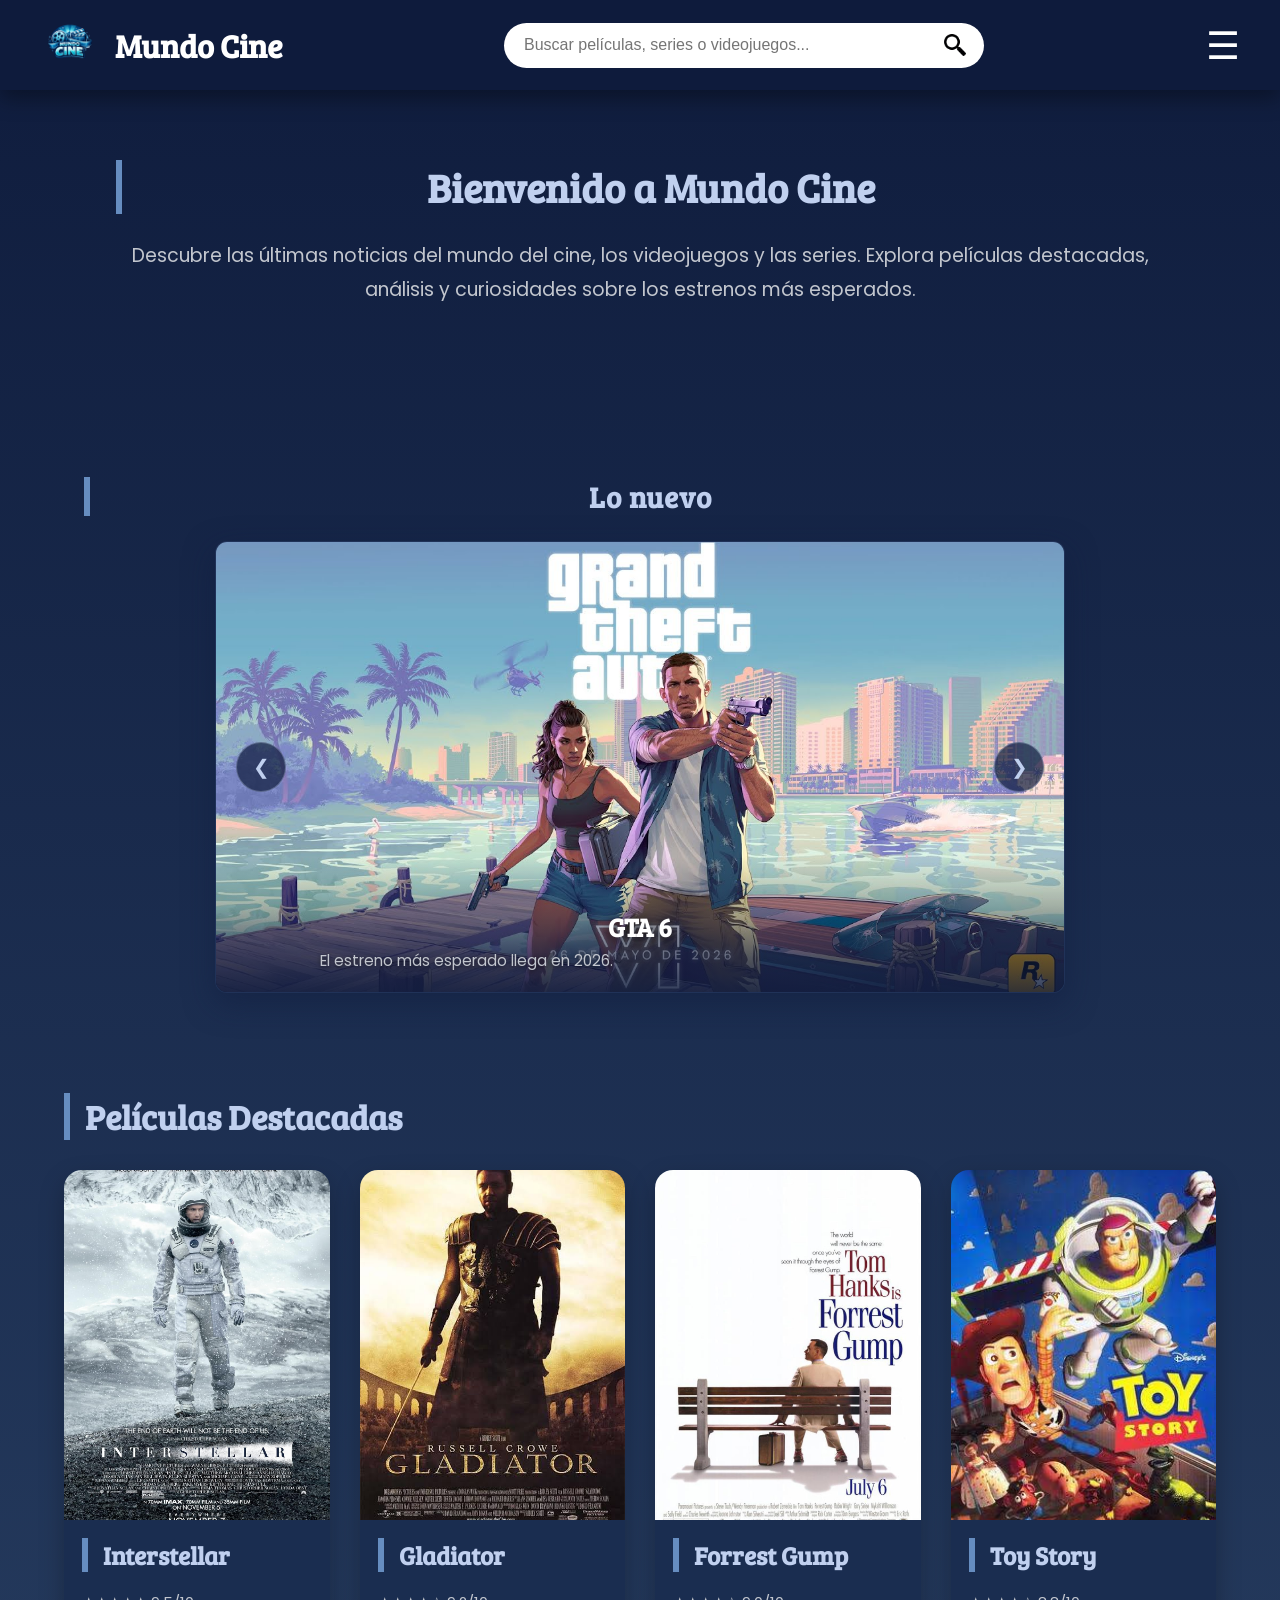
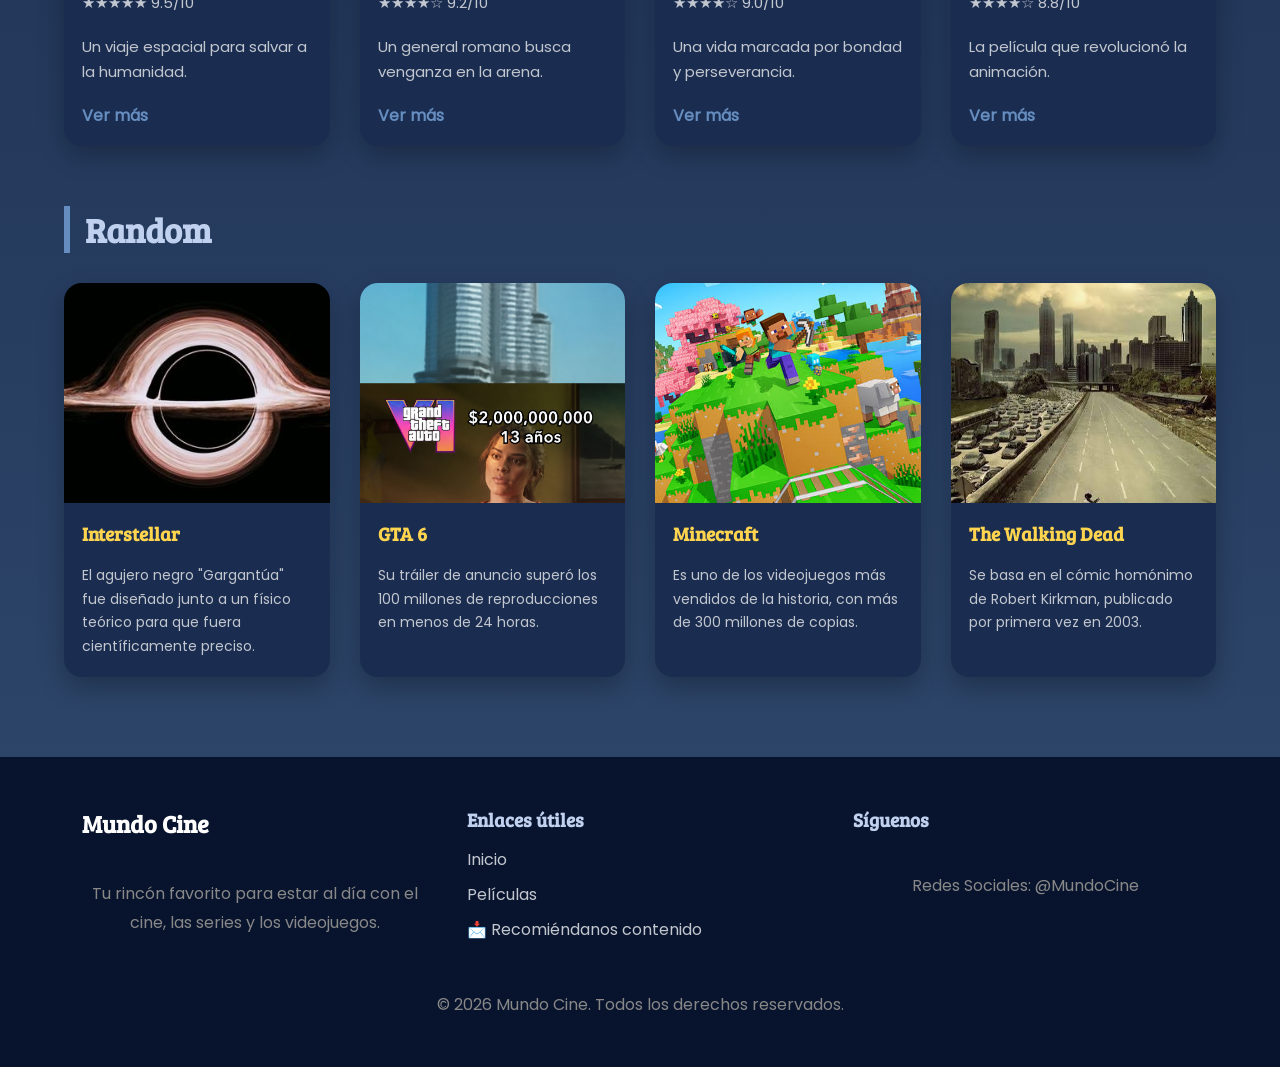
<file: TP N2  SEBASTIAN GUERRERO/index.html>
<!DOCTYPE html>
<html lang="es">

<head>
    <meta charset="UTF-8">
    <meta name="viewport" content="width=device-width, initial-scale=1.0">

    <title>Mundo Cine</title>

    <link rel="stylesheet" href="src/pag.css">
    <link rel="icon" href="img/favicon.png" type="image/png">
</head>

<body>

<header class="header">
    <a href="index.html" class="logo">
        <img src="img/logotipo.png" alt="Logo Mundo Cine">
        <h1>Mundo Cine</h1>
    </a>

    <div class="buscador">
        <input type="search" placeholder="Buscar películas, series o videojuegos...">
        <button>
            <img src="img/lupa.png" alt="Buscar">
        </button>
    </div>

    <input type="checkbox" id="menu">
    <label for="menu" class="menu-icono">
        ☰
    </label>

    <nav class="menu">
        <ul>
            <li><a href="index.html">Inicio</a></li>
            <li><a href="peliculas.html">Películas</a></li>
            <li><a href="noticias.html">Noticias</a></li>
            <li><a href="analisis.html">Análisis</a></li>
            <li><a href="formulario.html">Formulario</a></li>
        </ul>
    </nav>
</header>

<main>
    <section class="bienvenida">
        <h2>Bienvenido a Mundo Cine</h2>
        <p>
            Descubre las últimas noticias del mundo del cine, los videojuegos y las series.
            Explora películas destacadas, análisis y curiosidades sobre los estrenos más esperados.
        </p>
    </section>

    <!-- Sección del Carrusel -->
    <section class="seccion-carrusel">
        <h2>Lo nuevo</h2>
        <div class="carrusel-contenedor">

            <!-- Controles mediante botones de opción -->
            <input type="radio" name="carrusel-control" id="slide-1" checked>
            <input type="radio" name="carrusel-control" id="slide-2">
            <input type="radio" name="carrusel-control" id="slide-3">
            <input type="radio" name="carrusel-control" id="slide-4">

            <div class="carrusel-slides">
                <div class="slide">
                    <img src="img/carrusel/gta6.jpg" alt="GTA 6">
                    <div class="slide-info">
                        <h3>GTA 6</h3>
                        <p>El estreno más esperado llega en 2026.</p>
                    </div>
                    <label for="slide-4" class="carrusel-btn prev">&#10094;</label>
                    <label for="slide-2" class="carrusel-btn next">&#10095;</label>
                </div>

                <div class="slide">
                    <img src="img/carrusel/assasinscreedblackflag.png" alt="Assassin's Creed Black Flag">
                    <div class="slide-info">
                        <h3>Assassin's Creed: Black Flag</h3>
                        <p>Piratas, mar abierto y una remasterización esperada.</p>
                    </div>
                    <label for="slide-1" class="carrusel-btn prev">&#10094;</label>
                    <label for="slide-3" class="carrusel-btn next">&#10095;</label>
                </div>

                <div class="slide">
                    <img src="img/carrusel/laodisea.png" alt="La Odisea">
                    <div class="slide-info">
                        <h3>La Odisea</h3>
                        <p>Christopher Nolan lleva el clásico griego al cine.</p>
                    </div>
                    <label for="slide-2" class="carrusel-btn prev">&#10094;</label>
                    <label for="slide-4" class="carrusel-btn next">&#10095;</label>
                </div>

                <div class="slide">
                    <img src="img/carrusel/minionsymonsters.jpg" alt="Minions y Monsters">
                    <div class="slide-info">
                        <h3>Minions & Monsters</h3>
                        <p>Animación y comedia para toda la familia.</p>
                    </div>
                    <label for="slide-3" class="carrusel-btn prev">&#10094;</label>
                    <label for="slide-1" class="carrusel-btn next">&#10095;</label>
                </div>
            </div>

        </div>
    </section>

    <!-- Sección de Películas Destacadas -->
    <section>
        <h2>Películas Destacadas</h2>
        <div class="contenedor-peliculas">
            <article class="tarjeta">
                <img src="img/peliculas/interstellar.jpg" alt="Interstellar">
                <h2>Interstellar</h2>
                <p>★★★★★ 9.5/10</p>
                <p>Un viaje espacial para salvar a la humanidad.</p>
                <a href="peliculas.html">Ver más</a>
            </article>

            <article class="tarjeta">
                <img src="img/peliculas/gladiator.jpg" alt="Gladiator">
                <h2>Gladiator</h2>
                <p>★★★★☆ 9.2/10</p>
                <p>Un general romano busca venganza en la arena.</p>
                <a href="peliculas.html">Ver más</a>
            </article>

            <article class="tarjeta">
                <img src="img/peliculas/forrestgump.jpg" alt="Forrest Gump">
                <h2>Forrest Gump</h2>
                <p>★★★★☆ 9.0/10</p>
                <p>Una vida marcada por bondad y perseverancia.</p>
                <a href="peliculas.html">Ver más</a>
            </article>

            <article class="tarjeta">
                <img src="img/peliculas/toystory1.jpg" alt="Toy Story">
                <h2>Toy Story</h2>
                <p>★★★★☆ 8.8/10</p>
                <p>La película que revolucionó la animación.</p>
                <a href="peliculas.html">Ver más</a>
            </article>
        </div>
    </section>

    <!-- Sección Random -->
    <section>
        <h2>Random</h2>
        <div class="random-grid">
            <article class="tarjeta">
                <img src="img/random/gargantuaagujeronegro.jpg" alt="Agujero negro Gargantúa">
                <h3>Interstellar</h3>
                <p>El agujero negro "Gargantúa" fue diseñado junto a un físico teórico para que fuera científicamente preciso.</p>
            </article>

            <article class="tarjeta">
                <img src="img/random/gta6random.png" alt="GTA 6">
                <h3>GTA 6</h3>
                <p>Su tráiler de anuncio superó los 100 millones de reproducciones en menos de 24 horas.</p>
            </article>

            <article class="tarjeta">
                <img src="img/random/mc.jpg" alt="Minecraft">
                <h3>Minecraft</h3>
                <p>Es uno de los videojuegos más vendidos de la historia, con más de 300 millones de copias.</p>
            </article>

            <article class="tarjeta">
                <img src="img/random/twdrandom.jpg" alt="The Walking Dead">
                <h3>The Walking Dead</h3>
                <p>Se basa en el cómic homónimo de Robert Kirkman, publicado por primera vez en 2003.</p>
            </article>
        </div>
    </section>
</main>

<footer>
    <div class="footer-contenido">
        <div>
            <h2>Mundo Cine</h2>
            <p>Tu rincón favorito para estar al día con el cine, las series y los videojuegos.</p>
        </div>
        <div>
            <h3>Enlaces útiles</h3>
            <ul>
                <li><a href="index.html">Inicio</a></li>
                <li><a href="peliculas.html">Películas</a></li>
                <li><a href="formulario.html">📩 Recomiéndanos contenido</a></li>
            </ul>
        </div>
        <div>
            <h3>Síguenos</h3>
            <p>Redes Sociales: @MundoCine</p>
        </div>
    </div>
    <p>&copy; 2026 Mundo Cine. Todos los derechos reservados.</p>
</footer>

</body>
</html>
</file>
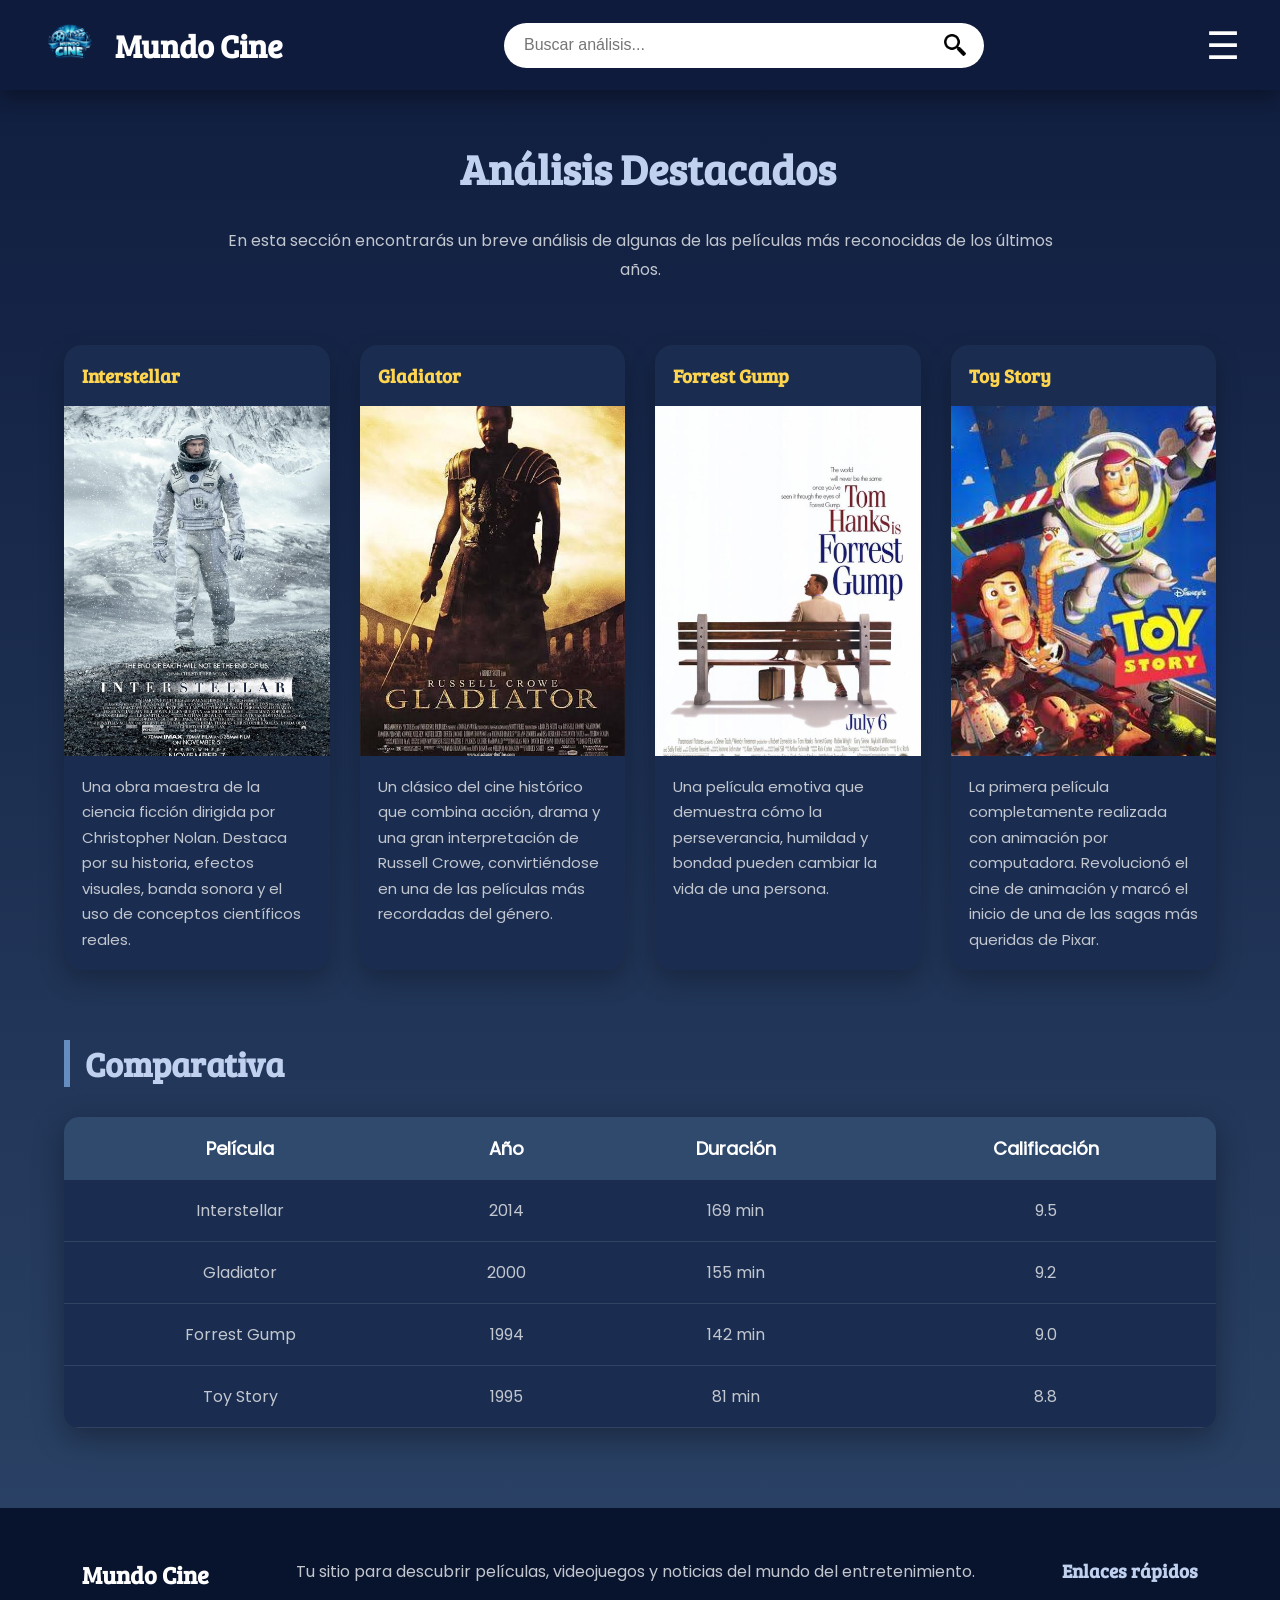
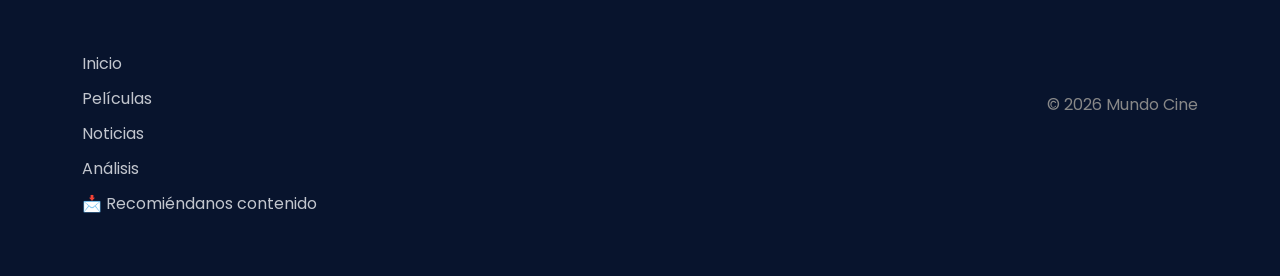
<file: TP N2  SEBASTIAN GUERRERO/analisis.html>
<!DOCTYPE html>
<html lang="es">

<head>

    <meta charset="UTF-8">
    <meta name="viewport" content="width=device-width, initial-scale=1.0">

    <title>Análisis | Mundo Cine</title>

    <link rel="stylesheet" href="src/pag.css">
    <link rel="icon" href="img/favicon.png" type="image/png">

</head>

<body>

    <!-- ================= HEADER ================= -->

    <header class="header">

        <a href="index.html" class="logo">

            <img src="img/logotipo.png" alt="Logo Mundo Cine">

            <h1>Mundo Cine</h1>

        </a>

        <div class="buscador">

            <input type="search" placeholder="Buscar análisis...">

            <button>

                <img src="img/lupa.png" alt="Buscar">

            </button>

        </div>

        <input type="checkbox" id="menu">

        <label for="menu" class="menu-icono">

            ☰

        </label>

        <nav class="menu">

            <ul>

                <li><a href="index.html">Inicio</a></li>

                <li><a href="peliculas.html">Películas</a></li>

                <li><a href="noticias.html">Noticias</a></li>

                <li><a href="analisis.html">Análisis</a></li>

            </ul>

        </nav>

    </header>

    <!-- ================= MAIN ================= -->

    <main>

        <section class="titulo-pagina">

            <h2>Análisis Destacados</h2>

            <p>

                En esta sección encontrarás un breve análisis de algunas de las
                películas más reconocidas de los últimos años.

            </p>

        </section>

        <section class="contenedor-analisis">

            <!-- Interstellar -->

            <article class="tarjeta">

                <h3>Interstellar</h3>

                <img src="img/peliculas/interstellar.jpg" alt="Interstellar">

                <p>

                    Una obra maestra de la ciencia ficción dirigida por Christopher
                    Nolan. Destaca por su historia, efectos visuales, banda sonora
                    y el uso de conceptos científicos reales.

                </p>

            </article>

            <!-- Gladiator -->

            <article class="tarjeta">

                <h3>Gladiator</h3>

                <img src="img/peliculas/gladiator.jpg" alt="Gladiator">

                <p>

                    Un clásico del cine histórico que combina acción, drama y una
                    gran interpretación de Russell Crowe, convirtiéndose en una de
                    las películas más recordadas del género.

                </p>

            </article>

            <!-- Forrest Gump -->

            <article class="tarjeta">

                <h3>Forrest Gump</h3>

                <img src="img/peliculas/forrestgump.jpg" alt="Forrest Gump">

                <p>

                    Una película emotiva que demuestra cómo la perseverancia,
                    humildad y bondad pueden cambiar la vida de una persona.

                </p>

            </article>

            <!-- Toy Story -->

            <article class="tarjeta">

                <h3>Toy Story</h3>

                <img src="img/peliculas/toystory1.jpg" alt="Toy Story">

                <p>

                    La primera película completamente realizada con animación por
                    computadora. Revolucionó el cine de animación y marcó el inicio
                    de una de las sagas más queridas de Pixar.

                </p>

            </article>

        </section>

        <!-- ================= TABLA ================= -->

        <section class="tabla-peliculas">

            <h2>Comparativa</h2>

            <table>

                <tr>

                    <th>Película</th>
                    <th>Año</th>
                    <th>Duración</th>
                    <th>Calificación</th>

                </tr>

                <tr>

                    <td>Interstellar</td>
                    <td>2014</td>
                    <td>169 min</td>
                    <td>9.5</td>

                </tr>

                <tr>

                    <td>Gladiator</td>
                    <td>2000</td>
                    <td>155 min</td>
                    <td>9.2</td>

                </tr>

                <tr>

                    <td>Forrest Gump</td>
                    <td>1994</td>
                    <td>142 min</td>
                    <td>9.0</td>

                </tr>

                <tr>

                    <td>Toy Story</td>
                    <td>1995</td>
                    <td>81 min</td>
                    <td>8.8</td>

                </tr>

            </table>

        </section>

    </main>

    <!-- ================= FOOTER ================= -->

    <footer>

        <div class="footer-contenido">

            <h2>Mundo Cine</h2>

            <p>

                Tu sitio para descubrir películas, videojuegos y noticias del
                mundo del entretenimiento.

            </p>

            <h3>Enlaces rápidos</h3>

            <ul>

                <li><a href="index.html">Inicio</a></li>

                <li><a href="peliculas.html">Películas</a></li>

                <li><a href="noticias.html">Noticias</a></li>

                <li><a href="analisis.html">Análisis</a></li>

                <li><a href="formulario.html">📩 Recomiéndanos contenido</a></li>

            </ul>

            <p>© 2026 Mundo Cine</p>

        </div>

    </footer>

</body>

</html>
</file>
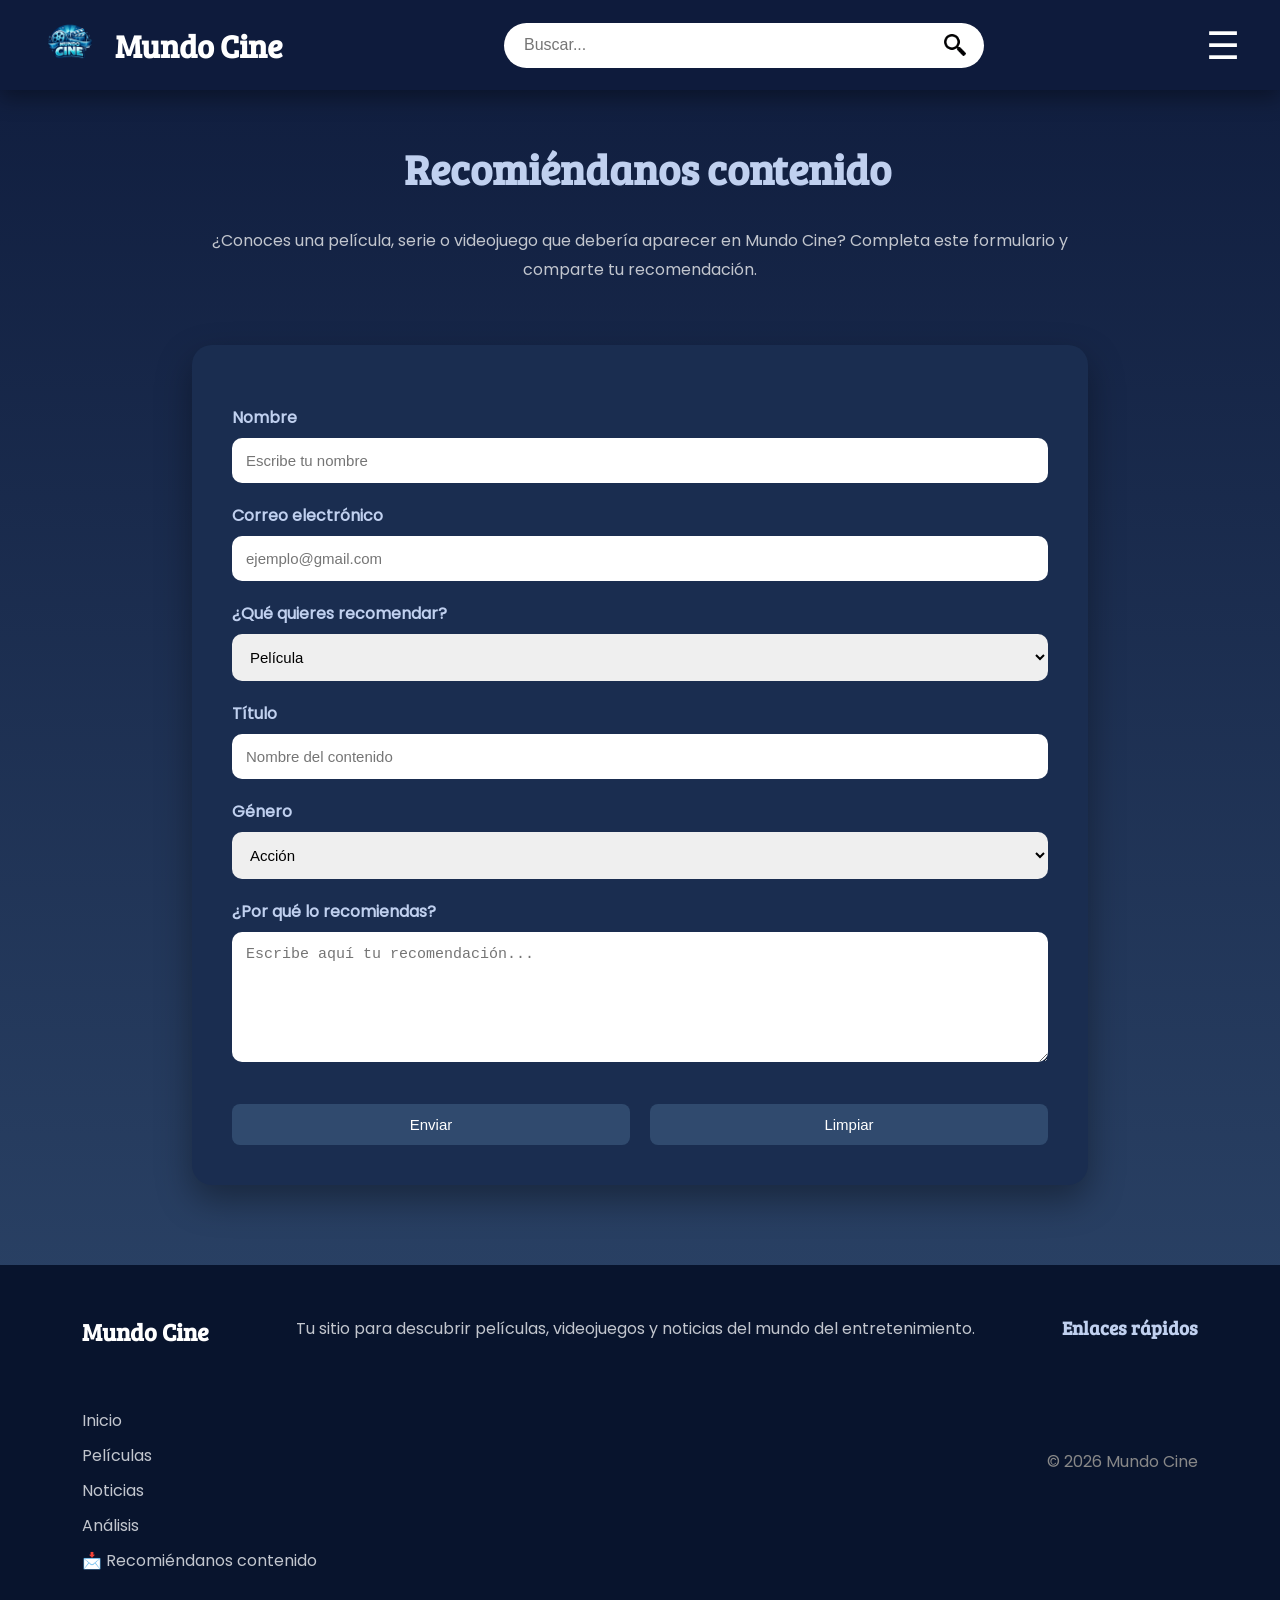
<file: TP N2  SEBASTIAN GUERRERO/formulario.html>
<!DOCTYPE html>
<html lang="es">

<head>

    <meta charset="UTF-8">
    <meta name="viewport" content="width=device-width, initial-scale=1.0">

    <title>Recomiéndanos | Mundo Cine</title>

    <link rel="stylesheet" href="src/pag.css">
    <link rel="icon" href="img/favicon.png" type="image/png">

</head>

<body>

    <!-- ================= HEADER ================= -->

    <header class="header">

        <a href="index.html" class="logo">

            <img src="img/logotipo.png" alt="Logo Mundo Cine">

            <h1>Mundo Cine</h1>

        </a>

        <div class="buscador">

            <input type="search" placeholder="Buscar...">

            <button>

                <img src="img/lupa.png" alt="Buscar">

            </button>

        </div>

        <input type="checkbox" id="menu">

        <label for="menu" class="menu-icono">

            ☰

        </label>

        <nav class="menu">

            <ul>

                <li><a href="index.html">Inicio</a></li>

                <li><a href="peliculas.html">Películas</a></li>

                <li><a href="noticias.html">Noticias</a></li>

                <li><a href="analisis.html">Análisis</a></li>

            </ul>

        </nav>

    </header>

    <!-- ================= MAIN ================= -->

    <main>

        <section class="titulo-pagina">

            <h2>Recomiéndanos contenido</h2>

            <p>

                ¿Conoces una película, serie o videojuego que debería aparecer
                en Mundo Cine? Completa este formulario y comparte tu recomendación.

            </p>

        </section>

        <section class="contenedor-formulario">

            <form action="#">

                <label for="nombre">Nombre</label>

                <input
                    type="text"
                    id="nombre"
                    placeholder="Escribe tu nombre"
                    required>


                <label for="correo">Correo electrónico</label>

                <input
                    type="email"
                    id="correo"
                    placeholder="ejemplo@gmail.com"
                    required>


                <label for="tipo">

                    ¿Qué quieres recomendar?

                </label>

                <select id="tipo">

                    <option>Película</option>

                    <option>Serie</option>

                    <option>Videojuego</option>

                </select>


                <label for="titulo">

                    Título

                </label>

                <input
                    type="text"
                    id="titulo"
                    placeholder="Nombre del contenido">


                <label for="genero">

                    Género

                </label>

                <select id="genero">

                    <option>Acción</option>

                    <option>Aventura</option>

                    <option>Drama</option>

                    <option>Ciencia Ficción</option>

                    <option>Comedia</option>

                    <option>Terror</option>

                    <option>Animación</option>

                    <option>Otro</option>

                </select>


                <label for="mensaje">

                    ¿Por qué lo recomiendas?

                </label>

                <textarea
                    id="mensaje"
                    rows="6"
                    placeholder="Escribe aquí tu recomendación..."></textarea>


                <div class="botones-formulario">

                    <input type="submit" value="Enviar">

                    <input type="reset" value="Limpiar">

                </div>

            </form>

        </section>

    </main>

    <!-- ================= FOOTER ================= -->

    <footer>

        <div class="footer-contenido">

            <h2>Mundo Cine</h2>

            <p>

                Tu sitio para descubrir películas, videojuegos y noticias del
                mundo del entretenimiento.

            </p>

            <h3>Enlaces rápidos</h3>

            <ul>

                <li><a href="index.html">Inicio</a></li>

                <li><a href="peliculas.html">Películas</a></li>

                <li><a href="noticias.html">Noticias</a></li>

                <li><a href="analisis.html">Análisis</a></li>

                <li><a href="formulario.html">📩 Recomiéndanos contenido</a></li>

            </ul>

            <p>© 2026 Mundo Cine</p>

        </div>

    </footer>

</body>

</html>
</file>
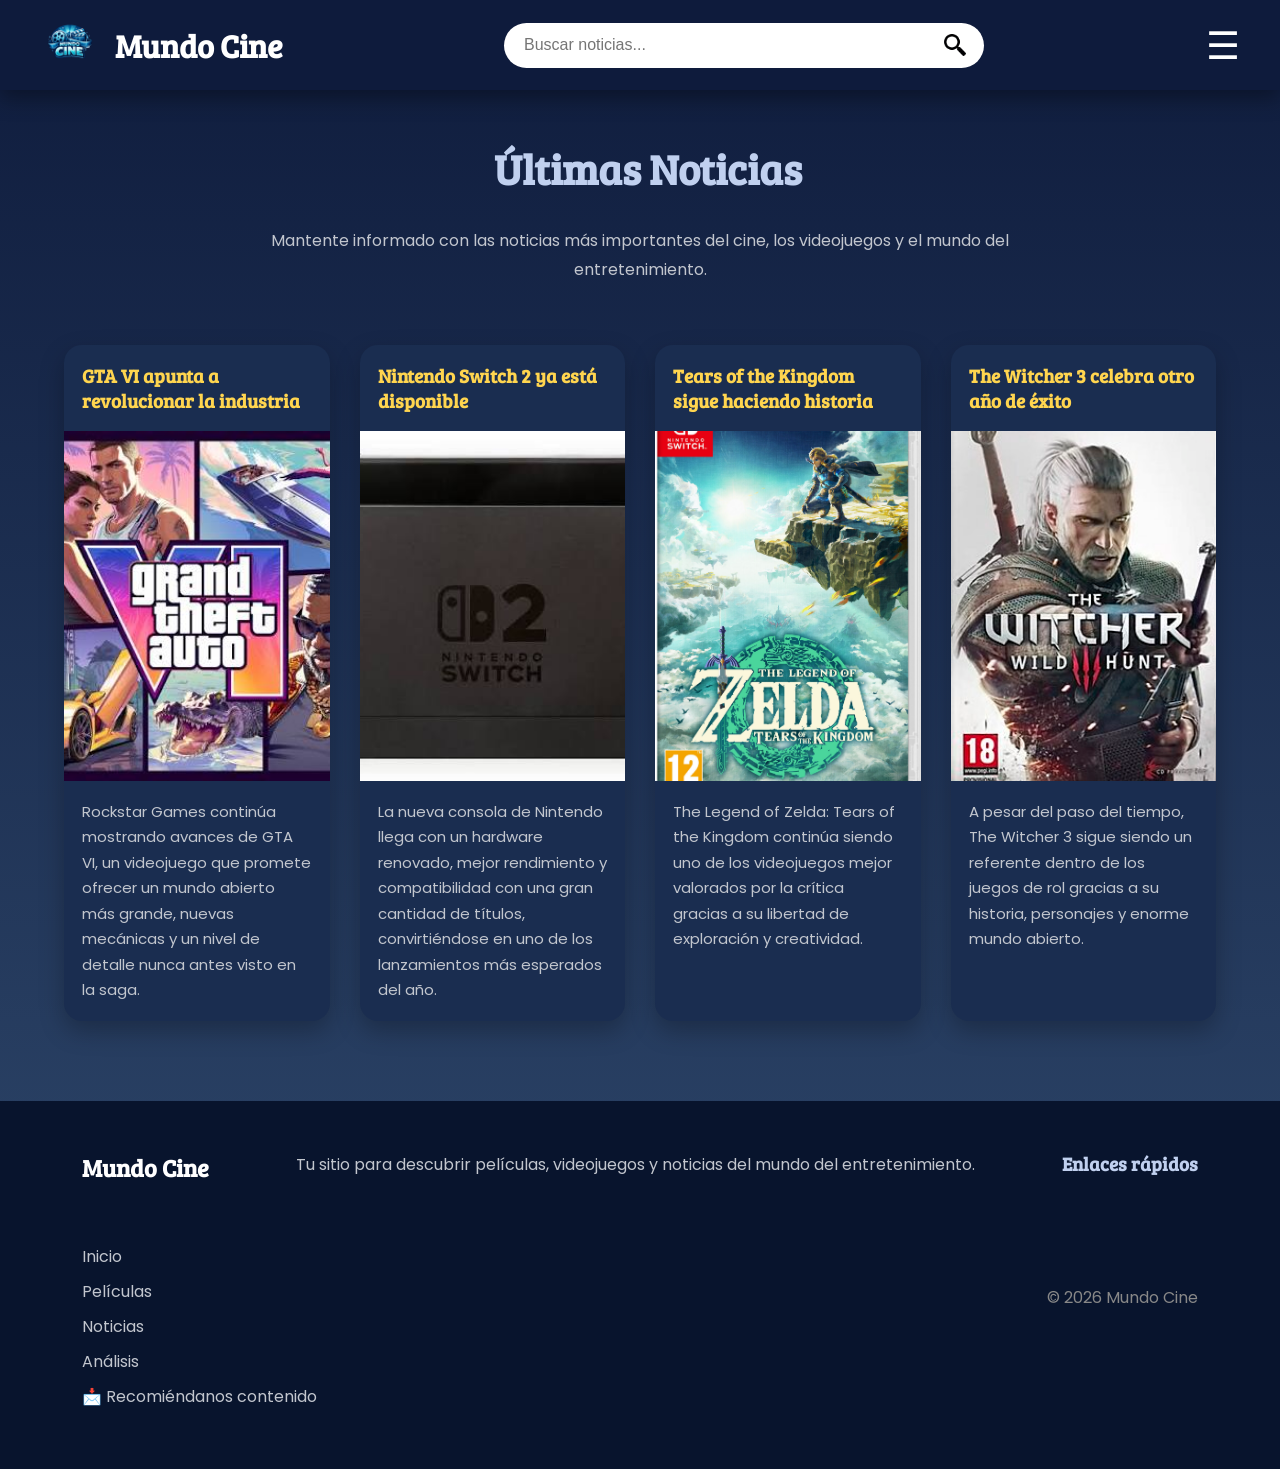
<file: TP N2  SEBASTIAN GUERRERO/noticias.html>
<!DOCTYPE html>
<html lang="es">

<head>

    <meta charset="UTF-8">
    <meta name="viewport" content="width=device-width, initial-scale=1.0">

    <title>Noticias | Mundo Cine</title>

    <link rel="stylesheet" href="src/pag.css">
    <link rel="icon" href="img/favicon.png" type="image/png">

</head>

<body>

    <!-- ================= HEADER ================= -->

    <header class="header">

        <a href="index.html" class="logo">

            <img src="img/logotipo.png" alt="Logo Mundo Cine">

            <h1>Mundo Cine</h1>

        </a>

        <div class="buscador">

            <input type="search" placeholder="Buscar noticias...">

            <button>

                <img src="img/lupa.png" alt="Buscar">

            </button>

        </div>

        <input type="checkbox" id="menu">

        <label for="menu" class="menu-icono">

            ☰

        </label>

        <nav class="menu">

            <ul>

                <li><a href="index.html">Inicio</a></li>

                <li><a href="peliculas.html">Películas</a></li>

                <li><a href="noticias.html">Noticias</a></li>

                <li><a href="analisis.html">Análisis</a></li>

            </ul>

        </nav>

    </header>

    <!-- ================= MAIN ================= -->

    <main>

        <section class="titulo-pagina">

            <h2>Últimas Noticias</h2>

            <p>

                Mantente informado con las noticias más importantes del cine,
                los videojuegos y el mundo del entretenimiento.

            </p>

        </section>

        <section class="contenedor-noticias">

            <!-- GTA VI -->

            <article class="tarjeta">

                <h3>GTA VI apunta a revolucionar la industria</h3>

                <img src="img/noticias/gta6noticias.jpg" alt="GTA VI">

                <p>

                    Rockstar Games continúa mostrando avances de GTA VI, un
                    videojuego que promete ofrecer un mundo abierto más grande,
                    nuevas mecánicas y un nivel de detalle nunca antes visto en
                    la saga.

                </p>

            </article>

            <!-- SWITCH 2 -->

            <article class="tarjeta">

                <h3>Nintendo Switch 2 ya está disponible</h3>

                <img src="img/noticias/switch2.jpg" alt="Nintendo Switch 2">

                <p>

                    La nueva consola de Nintendo llega con un hardware renovado,
                    mejor rendimiento y compatibilidad con una gran cantidad de
                    títulos, convirtiéndose en uno de los lanzamientos más
                    esperados del año.

                </p>

            </article>

            <!-- ZELDA -->

            <article class="tarjeta">

                <h3>Tears of the Kingdom sigue haciendo historia</h3>

                <img src="img/noticias/thelegendofzeldatearsofthekingdom.jpg"
                    alt="The Legend of Zelda">

                <p>

                    The Legend of Zelda: Tears of the Kingdom continúa siendo uno
                    de los videojuegos mejor valorados por la crítica gracias a
                    su libertad de exploración y creatividad.

                </p>

            </article>

            <!-- THE WITCHER 3 -->

            <article class="tarjeta">

                <h3>The Witcher 3 celebra otro año de éxito</h3>

                <img src="img/noticias/thewitcher3.jpg"
                    alt="The Witcher 3">

                <p>

                    A pesar del paso del tiempo, The Witcher 3 sigue siendo un
                    referente dentro de los juegos de rol gracias a su historia,
                    personajes y enorme mundo abierto.

                </p>

            </article>

        </section>

    </main>

    <!-- ================= FOOTER ================= -->

    <footer>

        <div class="footer-contenido">

            <h2>Mundo Cine</h2>

            <p>

                Tu sitio para descubrir películas, videojuegos y noticias del
                mundo del entretenimiento.

            </p>

            <h3>Enlaces rápidos</h3>

            <ul>

                <li><a href="index.html">Inicio</a></li>

                <li><a href="peliculas.html">Películas</a></li>

                <li><a href="noticias.html">Noticias</a></li>

                <li><a href="analisis.html">Análisis</a></li>

                <li><a href="formulario.html">📩 Recomiéndanos contenido</a></li>

            </ul>

            <p>© 2026 Mundo Cine</p>

        </div>

    </footer>

</body>

</html>
</file>
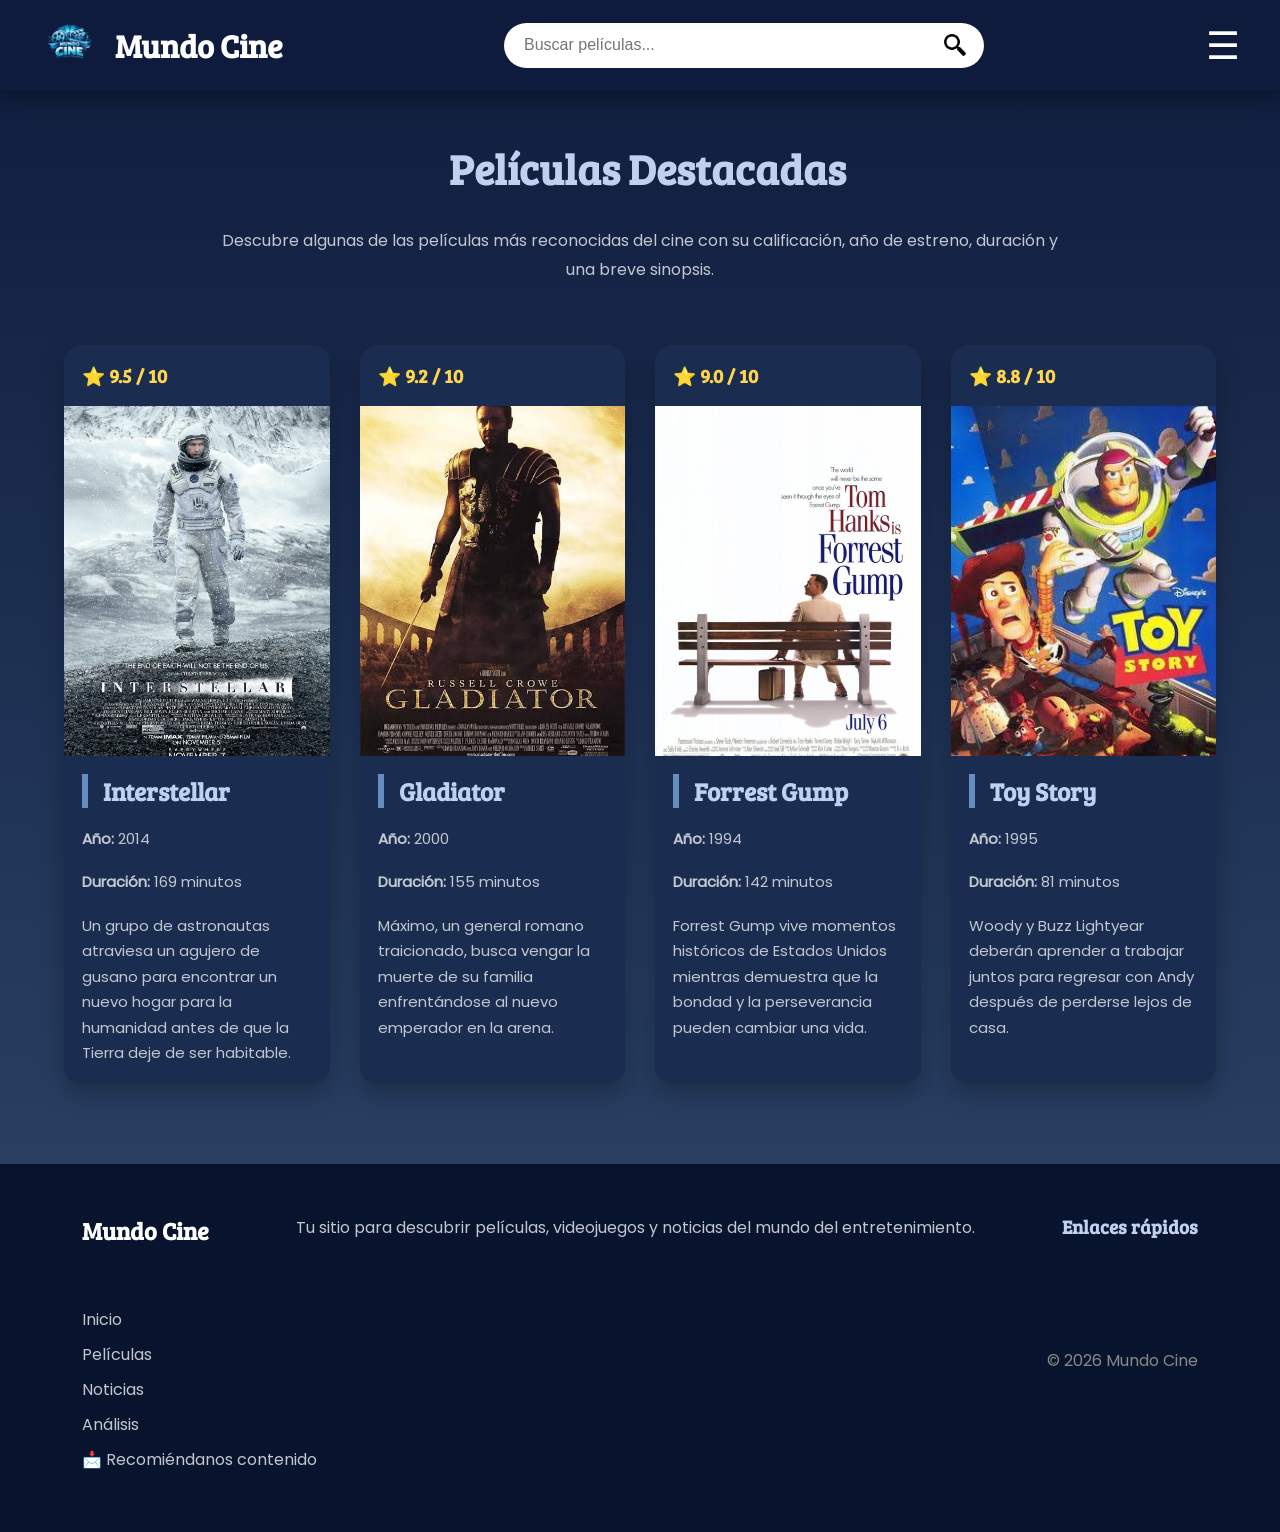
<file: TP N2  SEBASTIAN GUERRERO/peliculas.html>
<!DOCTYPE html>
<html lang="es">

<head>
    <meta charset="UTF-8">
    <meta name="viewport" content="width=device-width, initial-scale=1.0">
    <title>Películas | Mundo Cine</title>

    <link rel="stylesheet" href="src/pag.css">
    <link rel="icon" href="img/favicon.png" type="image/png">
</head>

<body>

    <!-- HEADER -->

    <header class="header">

        <a href="index.html" class="logo">
            <img src="img/logotipo.png" alt="Logo Mundo Cine">
            <h1>Mundo Cine</h1>
        </a>

        <div class="buscador">

            <input type="search" placeholder="Buscar películas...">

            <button>
                <img src="img/lupa.png" alt="Buscar">
            </button>

        </div>

        <input type="checkbox" id="menu">

        <label for="menu" class="menu-icono">
            ☰
        </label>

        <nav class="menu">

            <ul>

                <li><a href="index.html">Inicio</a></li>

                <li><a href="peliculas.html">Películas</a></li>

                <li><a href="noticias.html">Noticias</a></li>

                <li><a href="analisis.html">Análisis</a></li>

            </ul>

        </nav>

    </header>

    <main>

        <section class="titulo-pagina">

            <h2>Películas Destacadas</h2>

            <p>
                Descubre algunas de las películas más reconocidas del cine con su
                calificación, año de estreno, duración y una breve sinopsis.
            </p>

        </section>

        <section class="contenedor-peliculas">

            <!-- INTERSTELLAR -->

            <article class="tarjeta">

                <h3>⭐ 9.5 / 10</h3>

                <img src="img/peliculas/interstellar.jpg" alt="Interstellar">

                <h2>Interstellar</h2>

                <p><strong>Año:</strong> 2014</p>

                <p><strong>Duración:</strong> 169 minutos</p>

                <p>
                    Un grupo de astronautas atraviesa un agujero de gusano para
                    encontrar un nuevo hogar para la humanidad antes de que la Tierra
                    deje de ser habitable.
                </p>

            </article>

            <!-- GLADIATOR -->

            <article class="tarjeta">

                <h3>⭐ 9.2 / 10</h3>

                <img src="img/peliculas/gladiator.jpg" alt="Gladiator">

                <h2>Gladiator</h2>

                <p><strong>Año:</strong> 2000</p>

                <p><strong>Duración:</strong> 155 minutos</p>

                <p>
                    Máximo, un general romano traicionado, busca vengar la muerte de
                    su familia enfrentándose al nuevo emperador en la arena.
                </p>

            </article>

            <!-- FORREST GUMP -->

            <article class="tarjeta">

                <h3>⭐ 9.0 / 10</h3>

                <img src="img/peliculas/forrestgump.jpg" alt="Forrest Gump">

                <h2>Forrest Gump</h2>

                <p><strong>Año:</strong> 1994</p>

                <p><strong>Duración:</strong> 142 minutos</p>

                <p>
                    Forrest Gump vive momentos históricos de Estados Unidos mientras
                    demuestra que la bondad y la perseverancia pueden cambiar una vida.
                </p>

            </article>

            <!-- TOY STORY -->

            <article class="tarjeta">

                <h3>⭐ 8.8 / 10</h3>

                <img src="img/peliculas/toystory1.jpg" alt="Toy Story">

                <h2>Toy Story</h2>

                <p><strong>Año:</strong> 1995</p>

                <p><strong>Duración:</strong> 81 minutos</p>

                <p>
                    Woody y Buzz Lightyear deberán aprender a trabajar juntos para
                    regresar con Andy después de perderse lejos de casa.
                </p>

            </article>

        </section>

    </main>

    <footer>

        <div class="footer-contenido">

            <h2>Mundo Cine</h2>

            <p>
                Tu sitio para descubrir películas, videojuegos y noticias del mundo del
                entretenimiento.
            </p>

            <h3>Enlaces rápidos</h3>

            <ul>

                <li><a href="index.html">Inicio</a></li>

                <li><a href="peliculas.html">Películas</a></li>

                <li><a href="noticias.html">Noticias</a></li>

                <li><a href="analisis.html">Análisis</a></li>

                <li><a href="formulario.html">📩 Recomiéndanos contenido</a></li>

            </ul>

            <p>© 2026 Mundo Cine</p>

        </div>

    </footer>

</body>

</html>
</file>
<file: TP N2  SEBASTIAN GUERRERO/src/pag.css>
/*======================================================
                    IMPORTAR FUENTES
=======================================================*/

@font-face {
    font-family: "Bree";
    src: url("../font/Bree_Serif/BreeSerif-Regular.ttf");
}

@font-face {
    font-family: "Poppins";
    src: url("../font/Poppins/Poppins-Regular.ttf");
}


/*======================================================
                        RESET
=======================================================*/

* {
    margin: 0;
    padding: 0;
    box-sizing: border-box;
}

html {
    scroll-behavior: smooth;
}

body {
    background: linear-gradient(to bottom, #0F1C3D, #304A6E);
    color: #C2C6CE;
    font-family: "Poppins";
    min-height: 100vh;
}


/*======================================================
                    VARIABLES (PALETA)
=======================================================*/

:root {
    --azulOscuro: #0F1C3D;   
    --azulMedio: #304A6E;    
    --azulClaro: #668DC0;    
    --celeste: #C0D0EF;      
    --gris: #C2C6CE;         
    --blanco: white;
}


/*======================================================
                TITULOS GENERALES
=======================================================*/

h1, h2, h3 {
    font-family: "Bree";
}

h2 {
    color: var(--celeste);
}

a {
    text-decoration: none;
    color: white;
    transition: .35s;
    position: relative;
}

img {
    max-width: 100%;
    display: block;
}


/*======================================================
                    HEADER
=======================================================*/

.header {
    width: 100%;
    height: 90px;
    background: rgba(15, 28, 61, .95);
    display: flex;
    justify-content: space-between;
    align-items: center;
    padding: 0px 40px;
    position: sticky;
    top: 0;
    z-index: 1000;
    box-shadow: 0px 8px 20px rgba(0, 0, 0, .35);
}


/*======================================================
                        LOGO
=======================================================*/

.logo {
    display: flex;
    align-items: center;
    gap: 15px;
}

.logo img {
    width: 60px;
    transition: .4s;
}

.logo h1 {
    color: white;
    font-size: 32px;
}

.logo:hover img {
    transform: rotate(-8deg) scale(1.08);
}


/*======================================================
                    BUSCADOR
=======================================================*/

.buscador {
    width: 40%;
    display: flex;
    justify-content: center;
    align-items: center;
    position: relative;
}

.buscador input {
    width: 100%;
    height: 45px;
    border: none;
    outline: none;
    border-radius: 30px;
    padding-left: 20px;
    padding-right: 60px;
    font-size: 16px;
    transition: .4s;
}

.buscador input:focus {
    box-shadow: 0px 0px 20px rgba(102, 141, 192, .8);
}

.buscador button {
    position: absolute;
    right: 10px;
    top: 50%;
    transform: translateY(-50%);
    width: 38px;
    height: 38px;
    padding: 0;
    border: none;
    background: transparent;
    cursor: pointer;
    display: flex;
    align-items: center;
    justify-content: center;
}

.buscador button img {
    width: 22px;
    transition: .35s;
}

.buscador button:hover img {
    transform: scale(1.08);
}


/*======================================================
                MENU HAMBURGUESA
=======================================================*/

#menu {
    display: none;
}

.menu-icono {
    color: white;
    font-size: 38px;
    cursor: pointer;
    transition: .4s;
}

.menu-icono:hover {
    color: var(--azulClaro);
    transform: scale(1.15);
}

.menu {
    position: absolute;
    top: 90px;
    right: 0;
    background: var(--azulOscuro);
    width: 230px;
    display: none;
    box-shadow: 0px 15px 25px rgba(0, 0, 0, .5);
}

#menu:checked ~ .menu {
    display: block;
}

.menu ul {
    list-style: none;
}

.menu li {
    border-bottom: 1px solid rgba(255, 255, 255, .15);
}

.menu li a {
    display: block;
    padding: 18px;
    transition: .35s;
    font-size: 17px;
}

.menu li a:hover {
    background: var(--azulMedio);
    color: var(--celeste);
    padding-left: 28px;
}


/*======================================================
                BIENVENIDA
=======================================================*/

.bienvenida {
    width: 85%;
    margin: auto;
    text-align: center;
    padding: 70px 20px;
}

.bienvenida h2 {
    font-size: 40px;
    margin-bottom: 25px;
}

.bienvenida p {
    font-size: 19px;
    line-height: 1.8;
}


/*======================================================
        CARRUSEL 
=======================================================*/

.seccion-carrusel {
    padding: 40px 20px;
    text-align: center;
}

.seccion-carrusel h2 {
    color: var(--celeste);
    margin-bottom: 25px;
    font-size: 1.8rem;
    letter-spacing: 1px;
}

.carrusel-contenedor {
    position: relative;
    max-width: 850px;
    margin: 0 auto;
    overflow: hidden;
    background-color: var(--azulOscuro);
    border: 1px solid rgba(102, 141, 192, 0.2);
    border-radius: 12px;
    box-shadow: 0 10px 30px rgba(15, 28, 61, 0.5);
}

/* Ocultar los radios nativos que controlan el carrusel */
.carrusel-contenedor input[type="radio"] {
    display: none;
}

.carrusel-slides {
    width: 100%;
    position: relative;
    height: 450px;
}

.slide {
    display: none;
    width: 100%;
    height: 100%;
    position: absolute;
    top: 0;
    left: 0;
    animation: fadeCarrusel 0.6s ease-in-out forwards;
}

@keyframes fadeCarrusel {
    from { opacity: 0; transform: scale(1.02); }
    to   { opacity: 1; transform: scale(1); }
}

.slide img {
    width: 100%;
    height: 100%;
    object-fit: cover;
    display: block;
}

/* Capa degradada inferior, efecto cinematico */
.slide::after {
    content: '';
    position: absolute;
    bottom: 0;
    left: 0;
    width: 100%;
    height: 30%;
    background: linear-gradient(transparent, rgba(15, 28, 61, 0.85));
    pointer-events: none;
}

.slide-info {
    position: absolute;
    bottom: 20px;
    left: 25px;
    right: 25px;
    z-index: 5;
    color: white;
}

.slide-info h3 {
    font-size: 1.6rem;
    margin-bottom: 5px;
    text-shadow: 0 2px 8px rgba(0, 0, 0, .6);
}

.slide-info p {
    font-size: 0.95rem;
    color: var(--gris);
    max-width: 450px;
    text-shadow: 0 1px 4px rgba(0, 0, 0, .6);
}

@media (max-width: 600px) {
    .slide-info h3 {
        font-size: 1.2rem;
    }
    .slide-info p {
        font-size: 0.85rem;
    }
}

/* Logica CSS: qué slide se muestra segun el radio marcado */
#slide-1:checked ~ .carrusel-slides .slide:nth-child(1),
#slide-2:checked ~ .carrusel-slides .slide:nth-child(2),
#slide-3:checked ~ .carrusel-slides .slide:nth-child(3),
#slide-4:checked ~ .carrusel-slides .slide:nth-child(4) {
    display: block;
}

/* Flechas de navegacion */
.carrusel-btn {
    cursor: pointer;
    position: absolute;
    top: 50%;
    transform: translateY(-50%);
    background-color: rgba(15, 28, 61, 0.7);
    color: var(--celeste);
    border: 1px solid rgba(192, 208, 239, 0.3);
    width: 50px;
    height: 50px;
    border-radius: 50%;
    display: flex;
    align-items: center;
    justify-content: center;
    font-size: 20px;
    user-select: none;
    transition: all 0.3s cubic-bezier(0.4, 0, 0.2, 1);
    z-index: 10;
}

.carrusel-btn:hover {
    background-color: var(--azulClaro);
    color: var(--azulOscuro);
    border-color: var(--azulClaro);
    box-shadow: 0 0 15px rgba(102, 141, 192, 0.6);
}

.prev { left: 20px; }
.next { right: 20px; }

.carrusel-btn:active {
    transform: translateY(-50%) scale(0.9);
}

@media (max-width: 768px) {
    .carrusel-slides {
        height: 300px;
    }
    .carrusel-btn {
        width: 40px;
        height: 40px;
        font-size: 16px;
    }
    .prev { left: 10px; }
    .next { right: 10px; }
}


/*======================================================
                    SECCIONES
=======================================================*/

section {
    width: 90%;
    margin: 60px auto;
}

section h2 {
    font-size: 34px;
    margin-bottom: 30px;
    border-left: 6px solid var(--azulClaro);
    padding-left: 15px;
}


/*======================================================
                GRID GENERAL
=======================================================*/

.contenedor-peliculas,
.contenedor-noticias,
.contenedor-analisis,
.random-grid {
    display: grid;
    grid-template-columns: repeat(4, 1fr);
    gap: 30px;
}


/*======================================================
                    TARJETAS
=======================================================*/

.tarjeta {
    position: relative;
    overflow: hidden;
    background: #1a2d50;
    border-radius: 18px;
    transition: .4s;
    cursor: pointer;
    box-shadow: 0px 10px 25px rgba(0, 0, 0, .25);
    animation: aparecer .8s ease;
}

.tarjeta::before {
    content: "";
    position: absolute;
    top: -120%;
    left: -120%;
    width: 60%;
    height: 250%;
    background: rgba(255, 255, 255, .18);
    transform: rotate(25deg);
    transition: .7s;
}

.tarjeta:hover::before {
    left: 160%;
}

.tarjeta:hover {
    transform: translateY(-10px);
    box-shadow: 0px 20px 40px rgba(0, 0, 0, .45);
}

.tarjeta img {
    width: 100%;
    height: 350px;
    object-fit: cover;
    transition: .45s;
}

.tarjeta:hover img {
    transform: scale(1.08);
}

.tarjeta h2 {
    font-size: 25px;
    margin: 18px;
    transition: .35s;
}

.tarjeta h3 {
    margin: 18px;
    color: #FFD54F;
}

.tarjeta p {
    margin: 18px;
    line-height: 1.7;
    font-size: 15px;
}

.tarjeta:hover h2 {
    color: var(--azulClaro);
}

.tarjeta a {
    display: block;
    margin: 0 18px 18px 18px;
    font-weight: bold;
    color: var(--azulClaro);
}


/*======================================================
                    BOTONES
=======================================================*/

button,
input[type="submit"],
input[type="reset"] {
    background: var(--azulMedio);
    color: white;
    border: none;
    border-radius: 8px;
    padding: 12px 25px;
    cursor: pointer;
    transition: .35s;
    font-size: 15px;
}

button:hover,
input[type="submit"]:hover,
input[type="reset"]:hover {
    background: var(--azulClaro);
    transform: scale(1.08);
    box-shadow: 0px 0px 18px rgba(102, 141, 192, .8);
}


/*======================================================
            ENLACES - SUBRAYADO ANIMADO
=======================================================*/

a::after {
    content: "";
    position: absolute;
    left: 0;
    bottom: -5px;
    width: 0;
    height: 2px;
    background: var(--azulClaro);
    transition: .35s;
}

a:hover {
    color: var(--celeste);
}

a:hover::after {
    width: 100%;
}


/*======================================================
            CURIOSIDADES (RANDOM)
=======================================================*/

.random-grid .tarjeta img {
    height: 220px;
}

.random-grid .tarjeta p {
    font-size: 14px;
}


/*======================================================
                TITULOS PAGINAS
=======================================================*/

.titulo-pagina {
    text-align: center;
    margin-top: 50px;
}

.titulo-pagina h2 {
    border: none;
    font-size: 42px;
}

.titulo-pagina p {
    width: 75%;
    margin: 25px auto;
    line-height: 1.8;
}


/*======================================================
                ANIMACIONES
=======================================================*/

@keyframes aparecer {
    from {
        opacity: 0;
        transform: translateY(30px);
    }
    to {
        opacity: 1;
        transform: translateY(0px);
    }
}


/*======================================================
                        TABLAS
=======================================================*/

.tabla-peliculas {
    width: 90%;
    margin: 70px auto;
}

.tabla-peliculas table {
    width: 100%;
    border-collapse: collapse;
    overflow: hidden;
    border-radius: 15px;
    background: #1A2D50;
    box-shadow: 0px 10px 30px rgba(0, 0, 0, .35);
}

.tabla-peliculas th {
    background: var(--azulMedio);
    color: white;
    padding: 18px;
    font-size: 18px;
}

.tabla-peliculas td {
    padding: 18px;
    text-align: center;
    border-bottom: 1px solid rgba(255, 255, 255, .1);
}

.tabla-peliculas tr {
    transition: .35s;
}

.tabla-peliculas tr:hover {
    background: var(--azulMedio);
}


/*======================================================
                    FORMULARIO
=======================================================*/

.contenedor-formulario {
    width: 70%;
    margin: 50px auto;
}

form {
    background: #1A2D50;
    padding: 40px;
    border-radius: 20px;
    box-shadow: 0px 15px 35px rgba(0, 0, 0, .35);
}

form label {
    display: block;
    margin-top: 20px;
    margin-bottom: 8px;
    font-weight: bold;
    color: var(--celeste);
}

form input,
form select,
form textarea {
    width: 100%;
    padding: 14px;
    border: none;
    border-radius: 10px;
    outline: none;
    font-size: 15px;
    transition: .35s;
}

form textarea {
    resize: vertical;
}

form input:focus,
form select:focus,
form textarea:focus {
    box-shadow: 0px 0px 18px rgba(102, 141, 192, .9);
}

.botones-formulario {
    display: flex;
    justify-content: center;
    gap: 20px;
    margin-top: 35px;
}


/*======================================================
                        FOOTER
=======================================================*/

footer {
    margin-top: 80px;
    background: #08142D;
    padding: 50px 20px;
}

.footer-contenido {
    width: 90%;
    margin: auto;
    display: flex;
    justify-content: space-between;
    gap: 40px;
    flex-wrap: wrap;
}

.footer-contenido div {
    flex: 1;
    min-width: 220px;
}

.footer-contenido h2 {
    color: white;
    margin-bottom: 20px;
}

.footer-contenido h3 {
    margin-bottom: 15px;
    color: var(--celeste);
}

.footer-contenido p {
    line-height: 1.8;
}

.footer-contenido ul {
    list-style: none;
}

.footer-contenido li {
    margin-bottom: 10px;
}

.footer-contenido a {
    color: var(--gris);
}

.footer-contenido a:hover {
    color: var(--azulClaro);
}

footer p:last-child {
    text-align: center;
    margin-top: 40px;
    color: #888;
}


/*======================================================
                SCROLL PERSONALIZADO
=======================================================*/

::-webkit-scrollbar {
    width: 12px;
}

::-webkit-scrollbar-track {
    background: var(--azulOscuro);
}

::-webkit-scrollbar-thumb {
    background: var(--azulMedio);
    border-radius: 20px;
}

::-webkit-scrollbar-thumb:hover {
    background: var(--azulClaro);
}


/*======================================================
                    RESPONSIVE TABLET
=======================================================*/

@media (max-width: 992px) {

    .header {
        flex-wrap: wrap;
        height: auto;
        padding: 20px;
    }

    .logo {
        width: 100%;
        justify-content: center;
        margin-bottom: 20px;
    }

    .buscador {
        width: 100%;
    }

    .menu {
        width: 100%;
    }

    .contenedor-peliculas,
    .contenedor-noticias,
    .contenedor-analisis,
    .random-grid {
        grid-template-columns: repeat(2, 1fr);
    }

    .carrusel-slides {
        height: 350px;
    }

    .contenedor-formulario {
        width: 90%;
    }

    .footer-contenido {
        flex-direction: column;
    }

}


/*======================================================
                    RESPONSIVE CELULAR
=======================================================*/

@media (max-width: 600px) {

    .logo h1 {
        font-size: 24px;
    }

    .logo img {
        width: 45px;
    }

    .menu-icono {
        font-size: 30px;
    }

    .buscador input {
        font-size: 14px;
    }

    section {
        width: 95%;
    }

    .titulo-pagina h2 {
        font-size: 30px;
    }

    .titulo-pagina p {
        width: 100%;
    }

    .contenedor-peliculas,
    .contenedor-noticias,
    .contenedor-analisis,
    .random-grid {
        grid-template-columns: 1fr;
    }

    .carrusel-slides {
        height: 220px;
    }

    .tarjeta img {
        height: 280px;
    }

    .botones-formulario {
        flex-direction: column;
    }

    button,
    input[type="submit"],
    input[type="reset"] {
        width: 100%;
    }

    .tabla-peliculas {
        overflow-x: auto;
    }

    table {
        min-width: 600px;
    }

}
</file>
